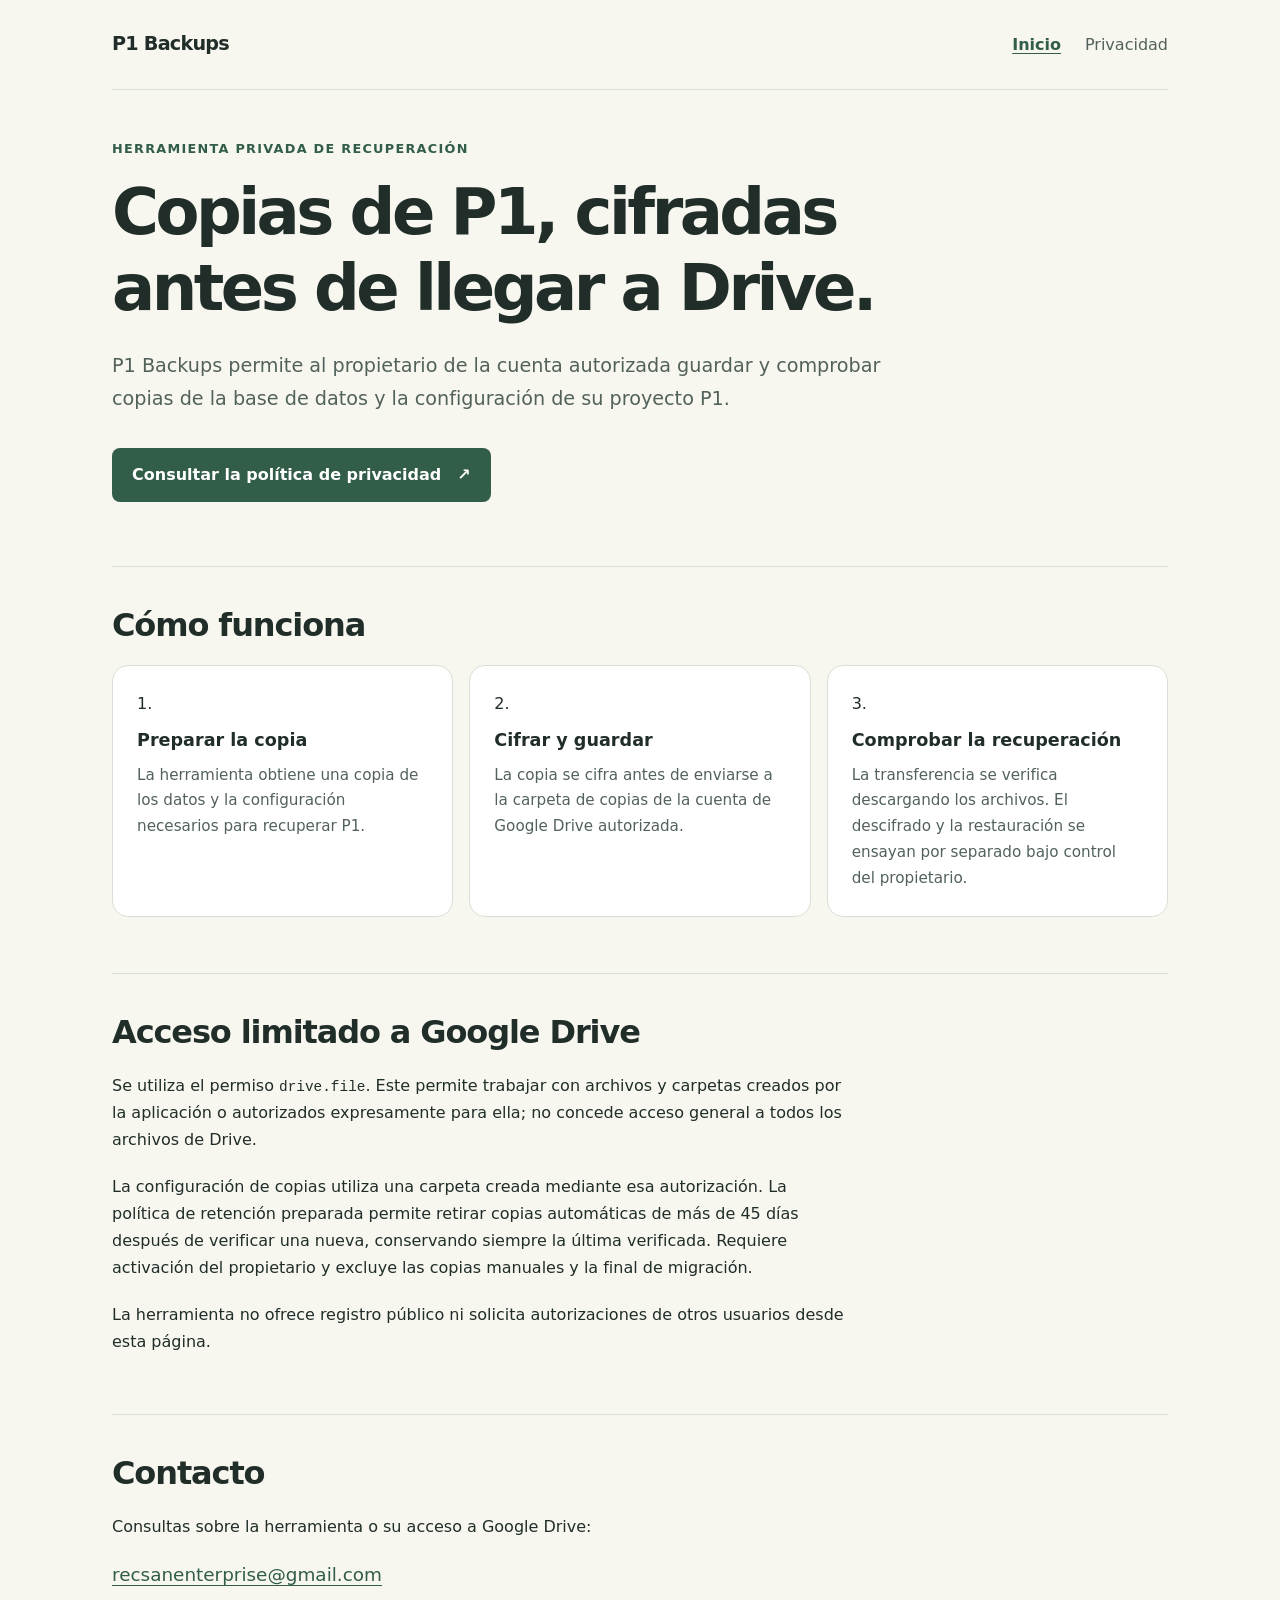
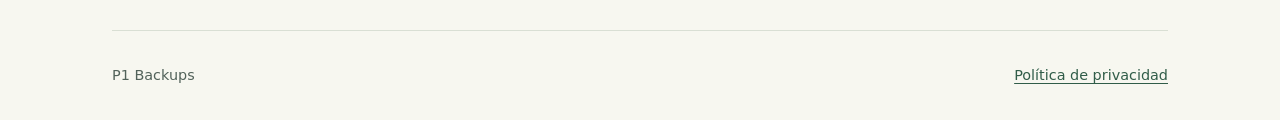
<file: index.html>
<!doctype html>
<html lang="es">
  <head>
    <meta charset="utf-8">
    <meta name="viewport" content="width=device-width, initial-scale=1">
    <meta name="robots" content="noindex, nofollow">
    <meta name="description" content="Información sobre P1 Backups, una herramienta privada para guardar y verificar copias cifradas de P1 en Google Drive.">
    <title>P1 Backups · Información de la herramienta</title>
    <link rel="stylesheet" href="styles.css">
  </head>
  <body>
    <a class="skip-link" href="#contenido">Saltar al contenido</a>
    <header class="site-header">
      <a class="brand" href="index.html">P1 Backups</a>
      <nav aria-label="Navegación principal">
        <a href="index.html" aria-current="page">Inicio</a>
        <a href="privacy.html">Privacidad</a>
      </nav>
    </header>
    <main id="contenido">
      <section class="intro" aria-labelledby="titulo">
        <p class="eyebrow">Herramienta privada de recuperación</p>
        <h1 id="titulo">Copias de P1, cifradas antes de llegar a Drive.</h1>
        <p class="lead">P1 Backups permite al propietario de la cuenta autorizada guardar y comprobar copias de la base de datos y la configuración de su proyecto P1.</p>
        <a class="button" href="privacy.html">Consultar la política de privacidad <span aria-hidden="true">↗</span></a>
      </section>
      <section class="section" aria-labelledby="como-funciona">
        <h2 id="como-funciona">Cómo funciona</h2>
        <ol class="steps">
          <li><h3>Preparar la copia</h3><p>La herramienta obtiene una copia de los datos y la configuración necesarios para recuperar P1.</p></li>
          <li><h3>Cifrar y guardar</h3><p>La copia se cifra antes de enviarse a la carpeta de copias de la cuenta de Google Drive autorizada.</p></li>
          <li><h3>Comprobar la recuperación</h3><p>La transferencia se verifica descargando los archivos. El descifrado y la restauración se ensayan por separado bajo control del propietario.</p></li>
        </ol>
      </section>
      <section class="section" aria-labelledby="acceso">
        <h2 id="acceso">Acceso limitado a Google Drive</h2>
        <p>Se utiliza el permiso <code>drive.file</code>. Este permite trabajar con archivos y carpetas creados por la aplicación o autorizados expresamente para ella; no concede acceso general a todos los archivos de Drive.</p>
        <p>La configuración de copias utiliza una carpeta creada mediante esa autorización. La política de retención preparada permite retirar copias automáticas de más de 45 días después de verificar una nueva, conservando siempre la última verificada. Requiere activación del propietario y excluye las copias manuales y la final de migración.</p>
        <p>La herramienta no ofrece registro público ni solicita autorizaciones de otros usuarios desde esta página.</p>
      </section>
      <section class="contact section" aria-labelledby="contacto">
        <h2 id="contacto">Contacto</h2>
        <p>Consultas sobre la herramienta o su acceso a Google Drive:</p>
        <a href="mailto:recsanenterprise@gmail.com">recsanenterprise@gmail.com</a>
      </section>
    </main>
    <footer class="site-footer">
      <span>P1 Backups</span>
      <a href="privacy.html">Política de privacidad</a>
    </footer>
  </body>
</html>
</file>
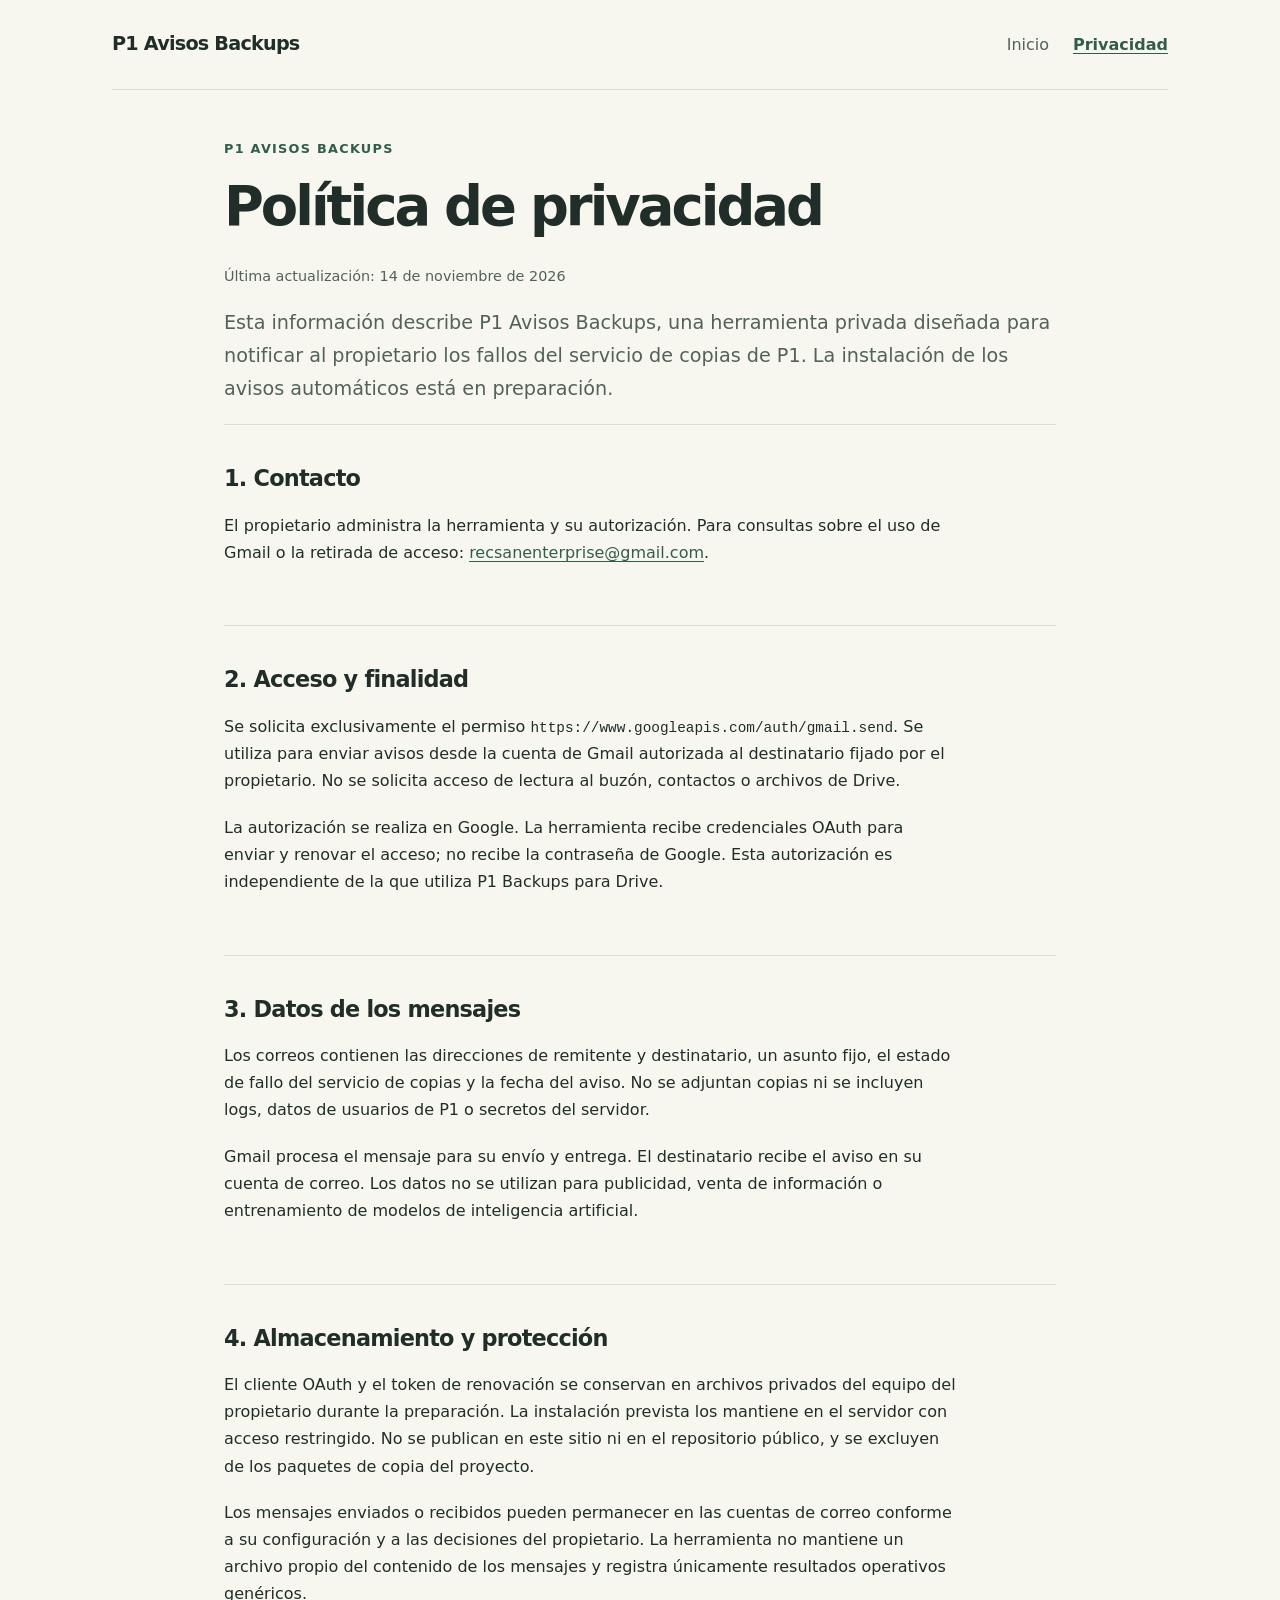
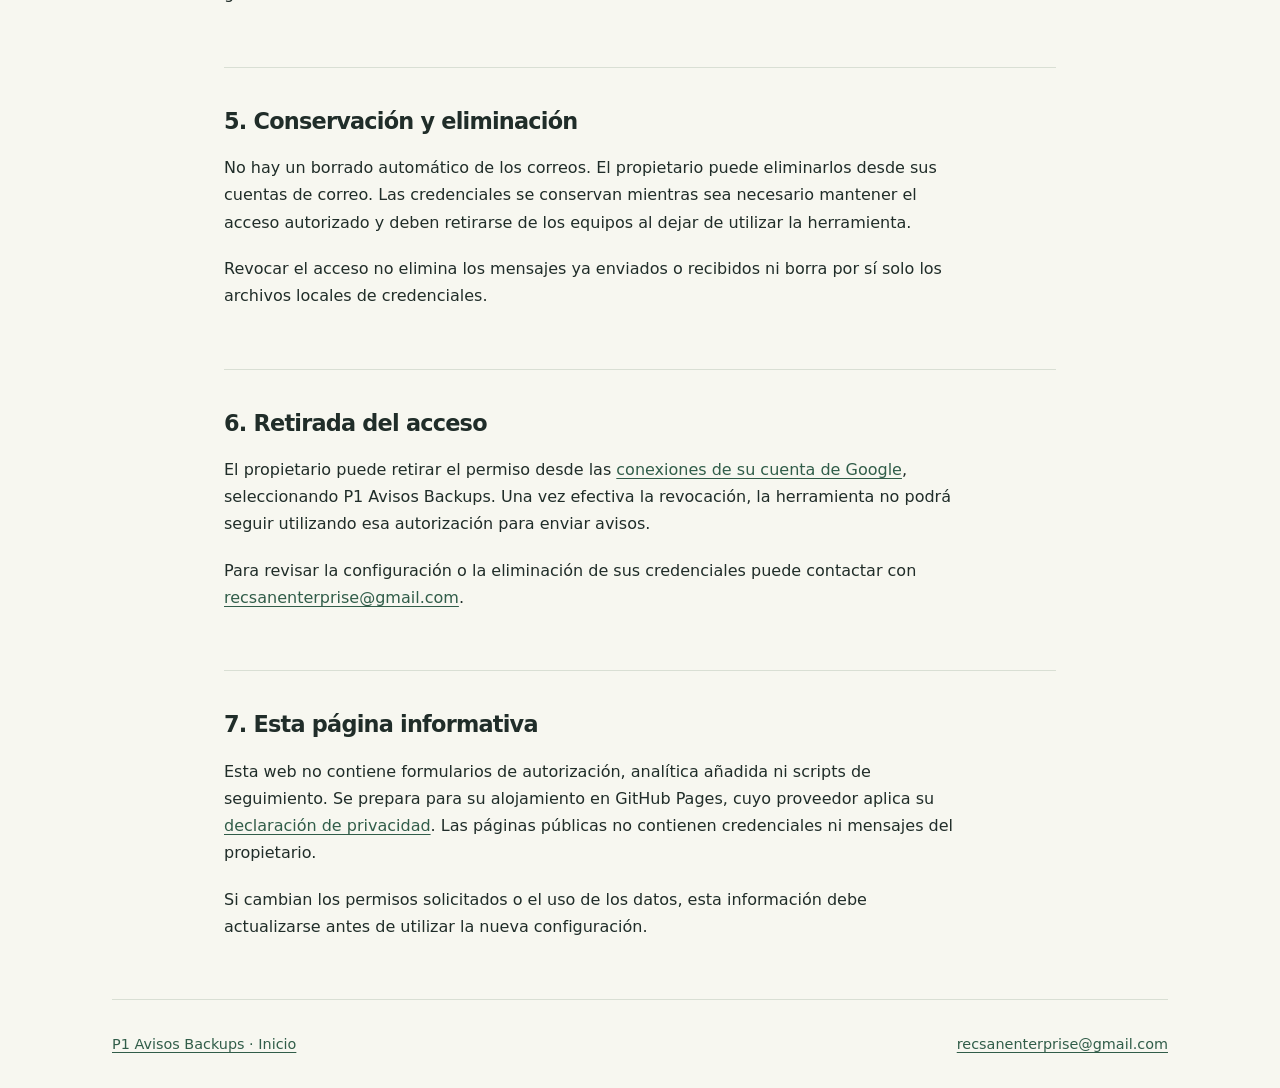
<file: avisos-privacy.html>
<!doctype html>
<html lang="es">
  <head>
    <meta charset="utf-8">
    <meta name="viewport" content="width=device-width, initial-scale=1">
    <meta name="robots" content="noindex, nofollow">
    <meta name="description" content="Acceso, uso, almacenamiento y retirada de la autorización de Gmail en P1 Avisos Backups.">
    <title>Política de privacidad · P1 Avisos Backups</title>
    <link rel="stylesheet" href="styles.css">
  </head>
  <body>
    <a class="skip-link" href="#contenido">Saltar al contenido</a>
    <header class="site-header">
      <a class="brand" href="avisos.html">P1 Avisos Backups</a>
      <nav aria-label="Navegación principal">
        <a href="avisos.html">Inicio</a>
        <a href="avisos-privacy.html" aria-current="page">Privacidad</a>
      </nav>
    </header>
    <main id="contenido" class="policy">
      <p class="eyebrow">P1 Avisos Backups</p>
      <h1>Política de privacidad</h1>
      <p class="updated">Última actualización: 14 de noviembre de 2026</p>
      <p class="lead">Esta información describe P1 Avisos Backups, una herramienta privada diseñada para notificar al propietario los fallos del servicio de copias de P1. La instalación de los avisos automáticos está en preparación.</p>
      <section class="section" aria-labelledby="contacto">
        <h2 id="contacto">1. Contacto</h2>
        <p>El propietario administra la herramienta y su autorización. Para consultas sobre el uso de Gmail o la retirada de acceso: <a href="mailto:recsanenterprise@gmail.com">recsanenterprise@gmail.com</a>.</p>
      </section>
      <section class="section" aria-labelledby="acceso">
        <h2 id="acceso">2. Acceso y finalidad</h2>
        <p>Se solicita exclusivamente el permiso <code>https://www.googleapis.com/auth/gmail.send</code>. Se utiliza para enviar avisos desde la cuenta de Gmail autorizada al destinatario fijado por el propietario. No se solicita acceso de lectura al buzón, contactos o archivos de Drive.</p>
        <p>La autorización se realiza en Google. La herramienta recibe credenciales OAuth para enviar y renovar el acceso; no recibe la contraseña de Google. Esta autorización es independiente de la que utiliza P1 Backups para Drive.</p>
      </section>
      <section class="section" aria-labelledby="mensajes">
        <h2 id="mensajes">3. Datos de los mensajes</h2>
        <p>Los correos contienen las direcciones de remitente y destinatario, un asunto fijo, el estado de fallo del servicio de copias y la fecha del aviso. No se adjuntan copias ni se incluyen logs, datos de usuarios de P1 o secretos del servidor.</p>
        <p>Gmail procesa el mensaje para su envío y entrega. El destinatario recibe el aviso en su cuenta de correo. Los datos no se utilizan para publicidad, venta de información o entrenamiento de modelos de inteligencia artificial.</p>
      </section>
      <section class="section" aria-labelledby="proteccion">
        <h2 id="proteccion">4. Almacenamiento y protección</h2>
        <p>El cliente OAuth y el token de renovación se conservan en archivos privados del equipo del propietario durante la preparación. La instalación prevista los mantiene en el servidor con acceso restringido. No se publican en este sitio ni en el repositorio público, y se excluyen de los paquetes de copia del proyecto.</p>
        <p>Los mensajes enviados o recibidos pueden permanecer en las cuentas de correo conforme a su configuración y a las decisiones del propietario. La herramienta no mantiene un archivo propio del contenido de los mensajes y registra únicamente resultados operativos genéricos.</p>
      </section>
      <section class="section" aria-labelledby="conservacion">
        <h2 id="conservacion">5. Conservación y eliminación</h2>
        <p>No hay un borrado automático de los correos. El propietario puede eliminarlos desde sus cuentas de correo. Las credenciales se conservan mientras sea necesario mantener el acceso autorizado y deben retirarse de los equipos al dejar de utilizar la herramienta.</p>
        <p>Revocar el acceso no elimina los mensajes ya enviados o recibidos ni borra por sí solo los archivos locales de credenciales.</p>
      </section>
      <section class="section" aria-labelledby="revocacion">
        <h2 id="revocacion">6. Retirada del acceso</h2>
        <p>El propietario puede retirar el permiso desde las <a href="https://myaccount.google.com/connections">conexiones de su cuenta de Google</a>, seleccionando P1 Avisos Backups. Una vez efectiva la revocación, la herramienta no podrá seguir utilizando esa autorización para enviar avisos.</p>
        <p>Para revisar la configuración o la eliminación de sus credenciales puede contactar con <a href="mailto:recsanenterprise@gmail.com">recsanenterprise@gmail.com</a>.</p>
      </section>
      <section class="section" aria-labelledby="web">
        <h2 id="web">7. Esta página informativa</h2>
        <p>Esta web no contiene formularios de autorización, analítica añadida ni scripts de seguimiento. Se prepara para su alojamiento en GitHub Pages, cuyo proveedor aplica su <a href="https://docs.github.com/en/site-policy/privacy-policies/github-general-privacy-statement">declaración de privacidad</a>. Las páginas públicas no contienen credenciales ni mensajes del propietario.</p>
        <p>Si cambian los permisos solicitados o el uso de los datos, esta información debe actualizarse antes de utilizar la nueva configuración.</p>
      </section>
    </main>
    <footer class="site-footer">
      <a href="avisos.html">P1 Avisos Backups · Inicio</a>
      <a href="mailto:recsanenterprise@gmail.com">recsanenterprise@gmail.com</a>
    </footer>
  </body>
</html>
</file>
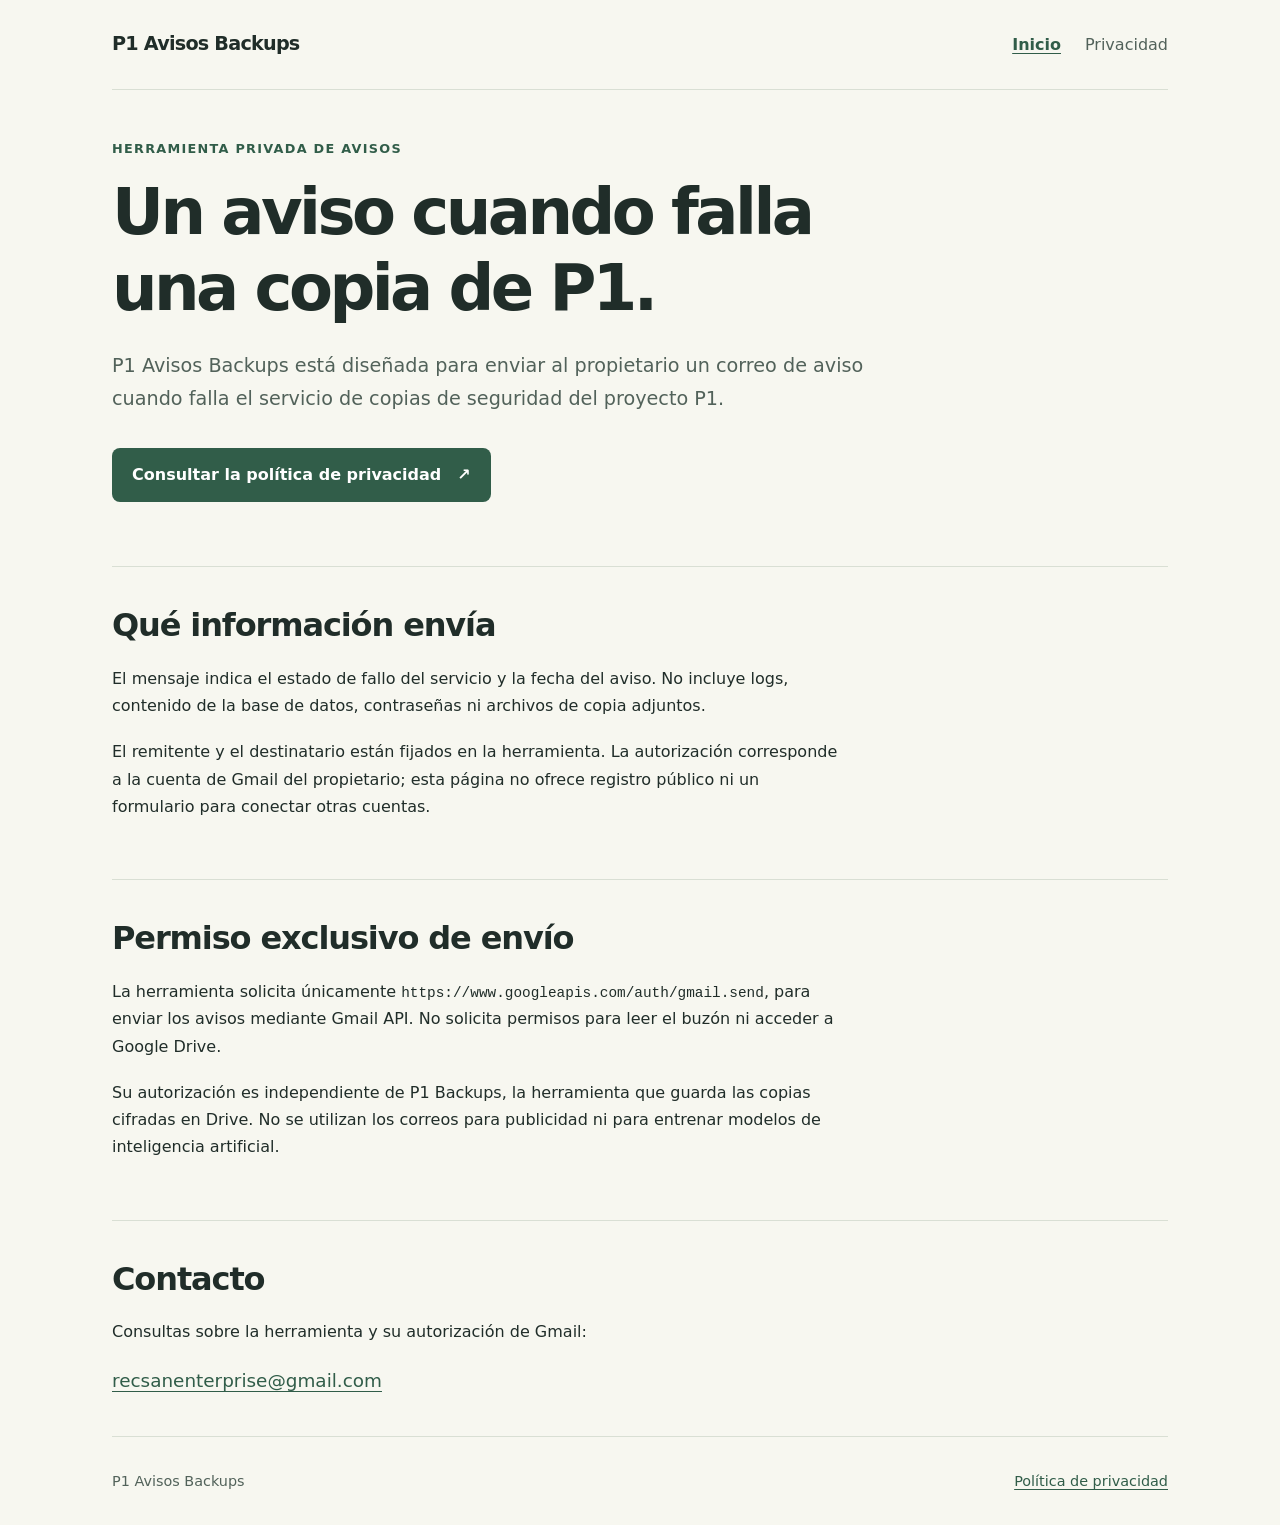
<file: avisos.html>
<!doctype html>
<html lang="es">
  <head>
    <meta charset="utf-8">
    <meta name="viewport" content="width=device-width, initial-scale=1">
    <meta name="robots" content="noindex, nofollow">
    <meta name="description" content="P1 Avisos Backups: herramienta privada para enviar avisos de fallo de las copias mediante Gmail.">
    <title>P1 Avisos Backups · Información de la herramienta</title>
    <link rel="stylesheet" href="styles.css">
  </head>
  <body>
    <a class="skip-link" href="#contenido">Saltar al contenido</a>
    <header class="site-header">
      <a class="brand" href="avisos.html">P1 Avisos Backups</a>
      <nav aria-label="Navegación principal">
        <a href="avisos.html" aria-current="page">Inicio</a>
        <a href="avisos-privacy.html">Privacidad</a>
      </nav>
    </header>
    <main id="contenido">
      <section class="intro" aria-labelledby="titulo">
        <p class="eyebrow">Herramienta privada de avisos</p>
        <h1 id="titulo">Un aviso cuando falla una copia de P1.</h1>
        <p class="lead">P1 Avisos Backups está diseñada para enviar al propietario un correo de aviso cuando falla el servicio de copias de seguridad del proyecto P1.</p>
        <a class="button" href="avisos-privacy.html">Consultar la política de privacidad <span aria-hidden="true">↗</span></a>
      </section>
      <section class="section" aria-labelledby="funcionamiento">
        <h2 id="funcionamiento">Qué información envía</h2>
        <p>El mensaje indica el estado de fallo del servicio y la fecha del aviso. No incluye logs, contenido de la base de datos, contraseñas ni archivos de copia adjuntos.</p>
        <p>El remitente y el destinatario están fijados en la herramienta. La autorización corresponde a la cuenta de Gmail del propietario; esta página no ofrece registro público ni un formulario para conectar otras cuentas.</p>
      </section>
      <section class="section" aria-labelledby="permiso">
        <h2 id="permiso">Permiso exclusivo de envío</h2>
        <p>La herramienta solicita únicamente <code>https://www.googleapis.com/auth/gmail.send</code>, para enviar los avisos mediante Gmail API. No solicita permisos para leer el buzón ni acceder a Google Drive.</p>
        <p>Su autorización es independiente de P1 Backups, la herramienta que guarda las copias cifradas en Drive. No se utilizan los correos para publicidad ni para entrenar modelos de inteligencia artificial.</p>
      </section>
      <section class="contact section" aria-labelledby="contacto">
        <h2 id="contacto">Contacto</h2>
        <p>Consultas sobre la herramienta y su autorización de Gmail:</p>
        <a href="mailto:recsanenterprise@gmail.com">recsanenterprise@gmail.com</a>
      </section>
    </main>
    <footer class="site-footer">
      <span>P1 Avisos Backups</span>
      <a href="avisos-privacy.html">Política de privacidad</a>
    </footer>
  </body>
</html>
</file>
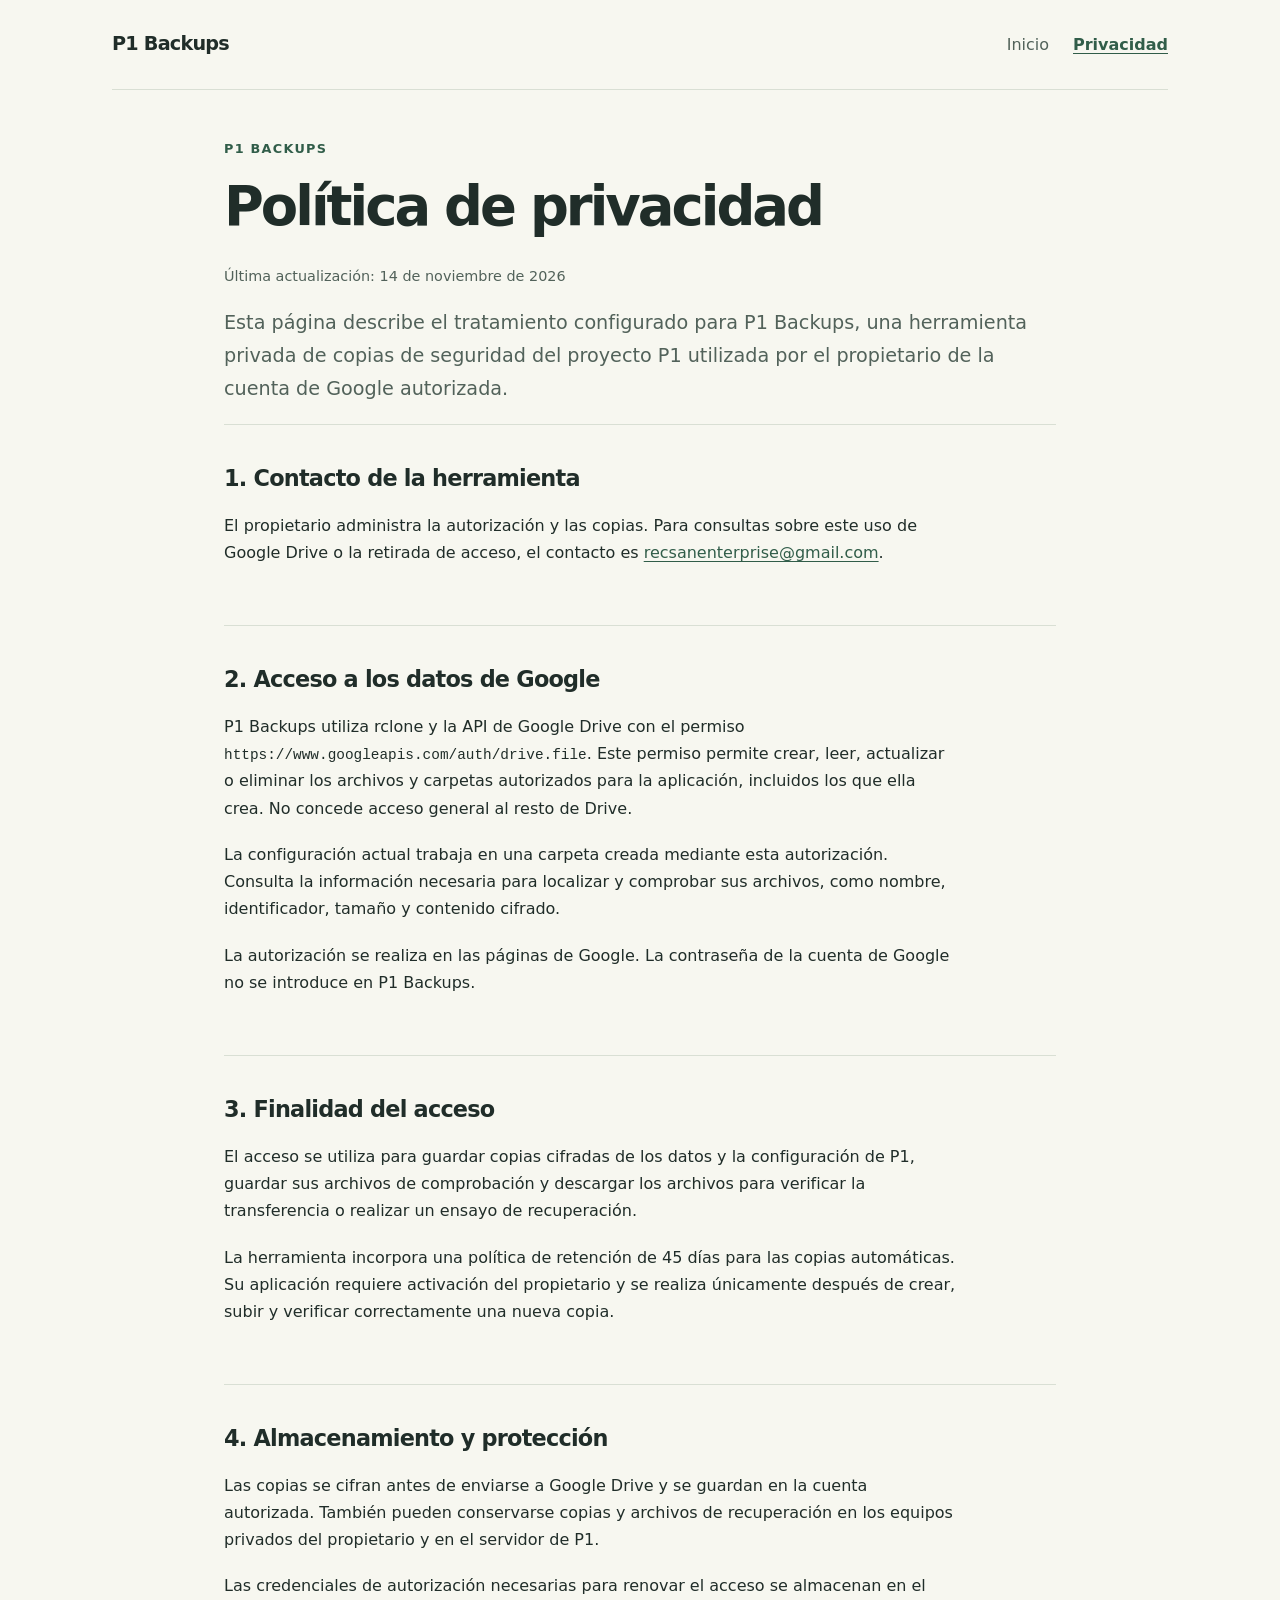
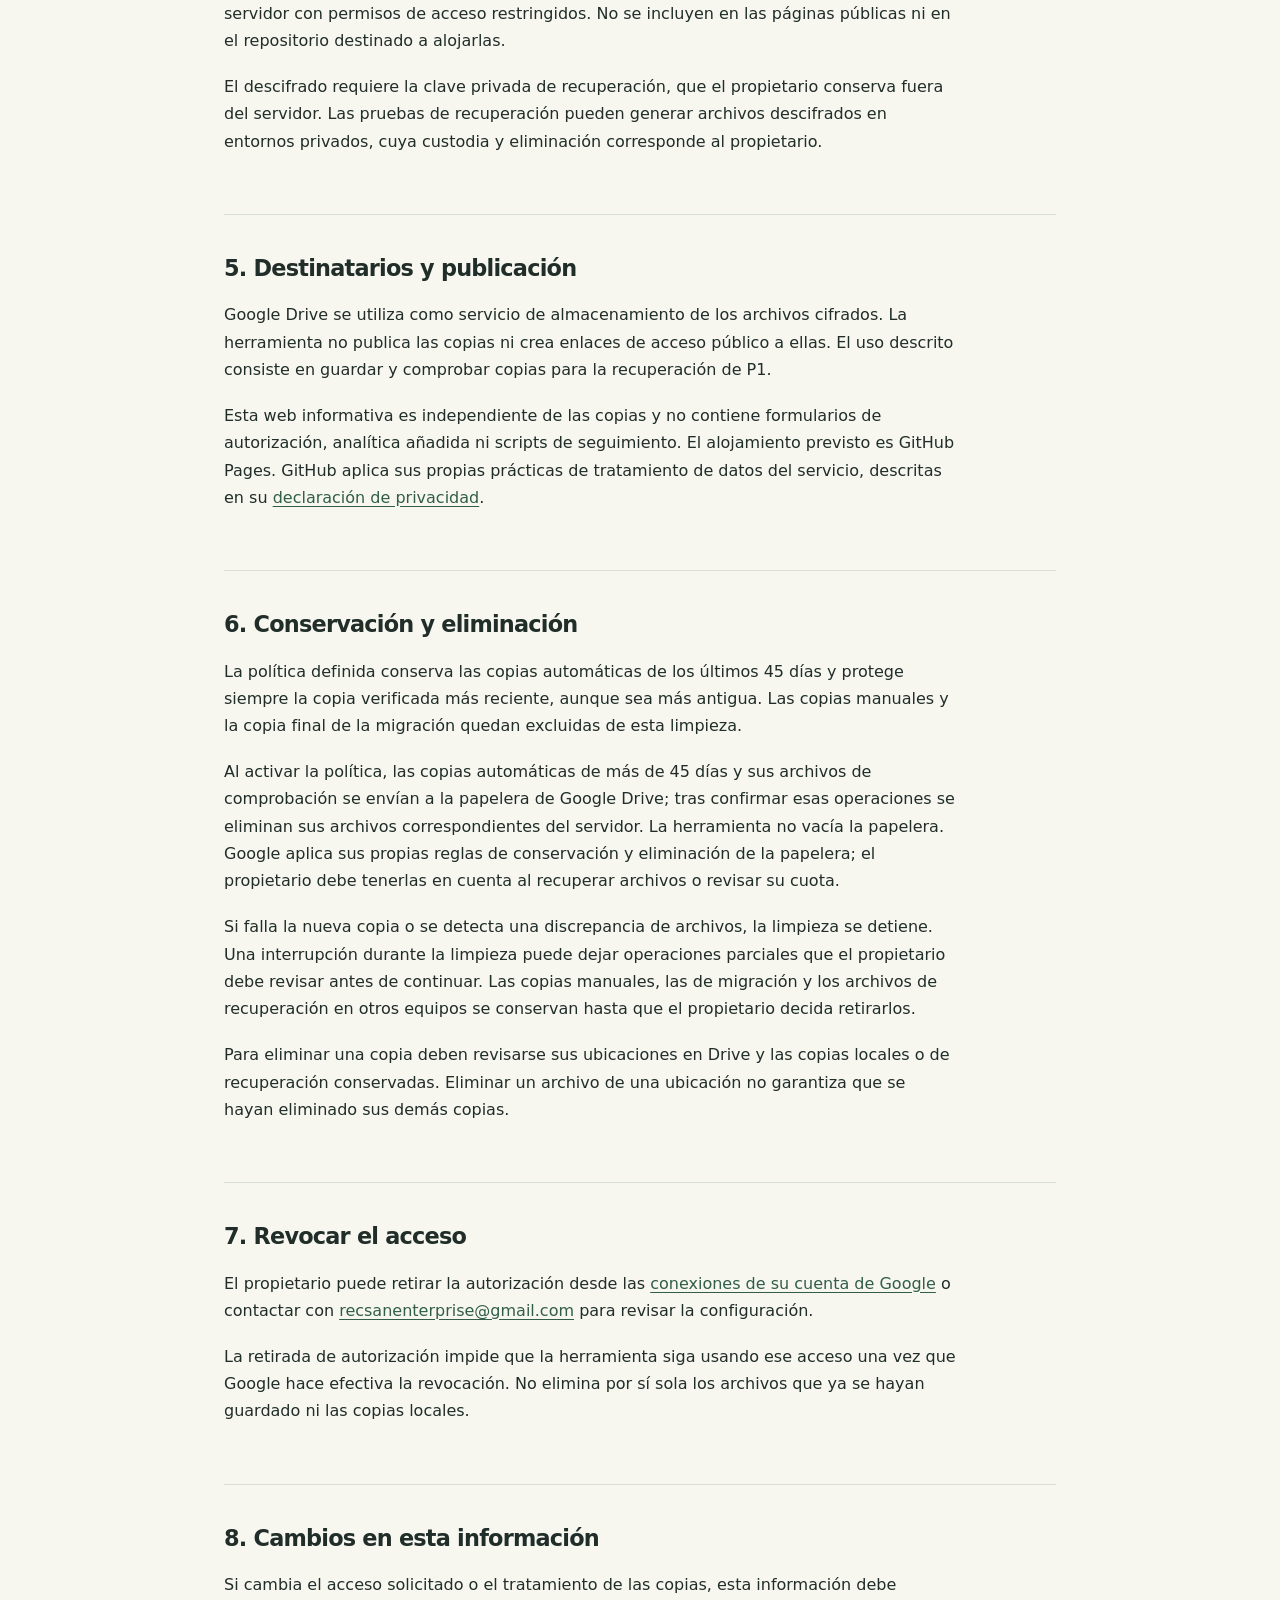
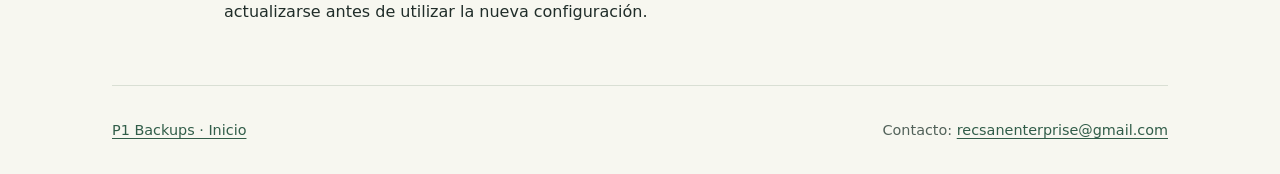
<file: privacy.html>
<!doctype html>
<html lang="es">
  <head>
    <meta charset="utf-8">
    <meta name="viewport" content="width=device-width, initial-scale=1">
    <meta name="robots" content="noindex, nofollow">
    <meta name="description" content="Cómo P1 Backups accede a Google Drive, utiliza las autorizaciones y almacena las copias cifradas.">
    <title>Política de privacidad · P1 Backups</title>
    <link rel="stylesheet" href="styles.css">
  </head>
  <body>
    <a class="skip-link" href="#contenido">Saltar al contenido</a>
    <header class="site-header">
      <a class="brand" href="index.html">P1 Backups</a>
      <nav aria-label="Navegación principal">
        <a href="index.html">Inicio</a>
        <a href="privacy.html" aria-current="page">Privacidad</a>
      </nav>
    </header>
    <main id="contenido" class="policy">
      <p class="eyebrow">P1 Backups</p>
      <h1>Política de privacidad</h1>
      <p class="updated">Última actualización: 14 de noviembre de 2026</p>
      <p class="lead">Esta página describe el tratamiento configurado para P1 Backups, una herramienta privada de copias de seguridad del proyecto P1 utilizada por el propietario de la cuenta de Google autorizada.</p>
      <section class="section" aria-labelledby="contacto">
        <h2 id="contacto">1. Contacto de la herramienta</h2>
        <p>El propietario administra la autorización y las copias. Para consultas sobre este uso de Google Drive o la retirada de acceso, el contacto es <a href="mailto:recsanenterprise@gmail.com">recsanenterprise@gmail.com</a>.</p>
      </section>
      <section class="section" aria-labelledby="datos">
        <h2 id="datos">2. Acceso a los datos de Google</h2>
        <p>P1 Backups utiliza rclone y la API de Google Drive con el permiso <code>https://www.googleapis.com/auth/drive.file</code>. Este permiso permite crear, leer, actualizar o eliminar los archivos y carpetas autorizados para la aplicación, incluidos los que ella crea. No concede acceso general al resto de Drive.</p>
        <p>La configuración actual trabaja en una carpeta creada mediante esta autorización. Consulta la información necesaria para localizar y comprobar sus archivos, como nombre, identificador, tamaño y contenido cifrado.</p>
        <p>La autorización se realiza en las páginas de Google. La contraseña de la cuenta de Google no se introduce en P1 Backups.</p>
      </section>
      <section class="section" aria-labelledby="finalidad">
        <h2 id="finalidad">3. Finalidad del acceso</h2>
        <p>El acceso se utiliza para guardar copias cifradas de los datos y la configuración de P1, guardar sus archivos de comprobación y descargar los archivos para verificar la transferencia o realizar un ensayo de recuperación.</p>
        <p>La herramienta incorpora una política de retención de 45 días para las copias automáticas. Su aplicación requiere activación del propietario y se realiza únicamente después de crear, subir y verificar correctamente una nueva copia.</p>
      </section>
      <section class="section" aria-labelledby="almacenamiento">
        <h2 id="almacenamiento">4. Almacenamiento y protección</h2>
        <p>Las copias se cifran antes de enviarse a Google Drive y se guardan en la cuenta autorizada. También pueden conservarse copias y archivos de recuperación en los equipos privados del propietario y en el servidor de P1.</p>
        <p>Las credenciales de autorización necesarias para renovar el acceso se almacenan en el servidor con permisos de acceso restringidos. No se incluyen en las páginas públicas ni en el repositorio destinado a alojarlas.</p>
        <p>El descifrado requiere la clave privada de recuperación, que el propietario conserva fuera del servidor. Las pruebas de recuperación pueden generar archivos descifrados en entornos privados, cuya custodia y eliminación corresponde al propietario.</p>
      </section>
      <section class="section" aria-labelledby="comunicacion">
        <h2 id="comunicacion">5. Destinatarios y publicación</h2>
        <p>Google Drive se utiliza como servicio de almacenamiento de los archivos cifrados. La herramienta no publica las copias ni crea enlaces de acceso público a ellas. El uso descrito consiste en guardar y comprobar copias para la recuperación de P1.</p>
        <p>Esta web informativa es independiente de las copias y no contiene formularios de autorización, analítica añadida ni scripts de seguimiento. El alojamiento previsto es GitHub Pages. GitHub aplica sus propias prácticas de tratamiento de datos del servicio, descritas en su <a href="https://docs.github.com/en/site-policy/privacy-policies/github-general-privacy-statement">declaración de privacidad</a>.</p>
      </section>
      <section class="section" aria-labelledby="conservacion">
        <h2 id="conservacion">6. Conservación y eliminación</h2>
        <p>La política definida conserva las copias automáticas de los últimos 45 días y protege siempre la copia verificada más reciente, aunque sea más antigua. Las copias manuales y la copia final de la migración quedan excluidas de esta limpieza.</p>
        <p>Al activar la política, las copias automáticas de más de 45 días y sus archivos de comprobación se envían a la papelera de Google Drive; tras confirmar esas operaciones se eliminan sus archivos correspondientes del servidor. La herramienta no vacía la papelera. Google aplica sus propias reglas de conservación y eliminación de la papelera; el propietario debe tenerlas en cuenta al recuperar archivos o revisar su cuota.</p>
        <p>Si falla la nueva copia o se detecta una discrepancia de archivos, la limpieza se detiene. Una interrupción durante la limpieza puede dejar operaciones parciales que el propietario debe revisar antes de continuar. Las copias manuales, las de migración y los archivos de recuperación en otros equipos se conservan hasta que el propietario decida retirarlos.</p>
        <p>Para eliminar una copia deben revisarse sus ubicaciones en Drive y las copias locales o de recuperación conservadas. Eliminar un archivo de una ubicación no garantiza que se hayan eliminado sus demás copias.</p>
      </section>
      <section class="section" aria-labelledby="revocacion">
        <h2 id="revocacion">7. Revocar el acceso</h2>
        <p>El propietario puede retirar la autorización desde las <a href="https://myaccount.google.com/connections">conexiones de su cuenta de Google</a> o contactar con <a href="mailto:recsanenterprise@gmail.com">recsanenterprise@gmail.com</a> para revisar la configuración.</p>
        <p>La retirada de autorización impide que la herramienta siga usando ese acceso una vez que Google hace efectiva la revocación. No elimina por sí sola los archivos que ya se hayan guardado ni las copias locales.</p>
      </section>
      <section class="section" aria-labelledby="cambios">
        <h2 id="cambios">8. Cambios en esta información</h2>
        <p>Si cambia el acceso solicitado o el tratamiento de las copias, esta información debe actualizarse antes de utilizar la nueva configuración.</p>
      </section>
    </main>
    <footer class="site-footer">
      <a href="index.html">P1 Backups · Inicio</a>
      <span>Contacto: <a href="mailto:recsanenterprise@gmail.com">recsanenterprise@gmail.com</a></span>
    </footer>
  </body>
</html>
</file>
<file: styles.css>
:root {
  color-scheme: light;
  --paper: #f7f7f0;
  --surface: #fff;
  --ink: #202d29;
  --muted: #52625a;
  --accent: #315d49;
  --line: #d9dfd4;
  --radius: 1rem;
  --width: 66rem;
}
* { box-sizing: border-box; }
body { margin: 0; background: var(--paper); color: var(--ink); font: 1rem/1.7 system-ui, sans-serif; }
a { color: var(--accent); text-underline-offset: .2em; overflow-wrap: anywhere; }
a:hover { text-decoration-thickness: .15em; }
a:focus-visible { outline: 3px solid var(--accent); outline-offset: 5px; }
.site-header, main, .site-footer { width: min(var(--width), calc(100% - 3rem)); margin-inline: auto; }
.site-header { display: flex; align-items: center; justify-content: space-between; gap: 1.5rem; padding-block: 1.75rem; border-bottom: 1px solid var(--line); }
.brand { color: var(--ink); font-size: 1.2rem; font-weight: 750; text-decoration: none; letter-spacing: -.04em; }
nav { display: flex; gap: 1.5rem; }
nav a { color: var(--muted); text-decoration: none; }
nav [aria-current] { color: var(--accent); font-weight: 700; text-decoration: underline; }
.intro { padding-block: 3rem 4rem; max-width: 51rem; }
.eyebrow { color: var(--accent); font-size: .8rem; font-weight: 700; letter-spacing: .1em; text-transform: uppercase; margin: 0 0 1rem; }
h1, h2, h3 { line-height: 1.18; text-wrap: balance; }
h1 { font-size: clamp(2.1rem, 5.5vw, 4rem); letter-spacing: -.055em; margin: 0 0 1.5rem; }
h2 { font-size: clamp(1.4rem, 3vw, 2rem); letter-spacing: -.035em; margin: 0 0 1.25rem; }
h3 { font-size: 1.1rem; margin: 0 0 .75rem; }
p { max-width: 72ch; margin: 0 0 1.2rem; }
.lead { color: var(--muted); font-size: 1.2rem; }
.button { display: inline-flex; align-items: center; gap: 1rem; padding: .85rem 1.25rem; margin-top: .8rem; border-radius: .5rem; background: var(--accent); color: var(--surface); font-weight: 650; text-decoration: none; }
.section { padding-block: 2.5rem; border-top: 1px solid var(--line); }
.steps { display: grid; grid-template-columns: repeat(3, 1fr); gap: 1rem; padding: 0; list-style-position: inside; }
.steps li { padding: 1.5rem; background: var(--surface); border: 1px solid var(--line); border-radius: var(--radius); }
.steps h3 { margin-top: .8rem; }
.steps p { color: var(--muted); font-size: .95rem; margin-bottom: 0; }
code { font-size: .9em; overflow-wrap: anywhere; }
.contact a { font-size: 1.15rem; }
.policy { max-width: 52rem; }
.policy > .eyebrow { margin-top: 3rem; }
.policy h1 { font-size: clamp(2.1rem, 5vw, 3.4rem); }
.policy h2 { font-size: 1.4rem; }
.updated { font-size: .9rem; color: var(--muted); }
.site-footer { display: flex; flex-wrap: wrap; justify-content: space-between; gap: 1rem; padding-block: 2rem; border-top: 1px solid var(--line); font-size: .9rem; color: var(--muted); }
.skip-link { position: absolute; top: -5rem; left: 1rem; padding: .6rem 1rem; background: var(--surface); z-index: 1; }
.skip-link:focus { top: 1rem; }
@media (max-width: 42rem) {
  .site-header, main, .site-footer { width: calc(100% - 2rem); }
  .site-header { padding-block: 1.25rem; }
  nav { gap: 1rem; }
  .intro { padding-block: 2.5rem; }
  .steps { grid-template-columns: 1fr; }
  .section { padding-block: 2rem; }
  .button { width: 100%; justify-content: space-between; }
}
</file>
